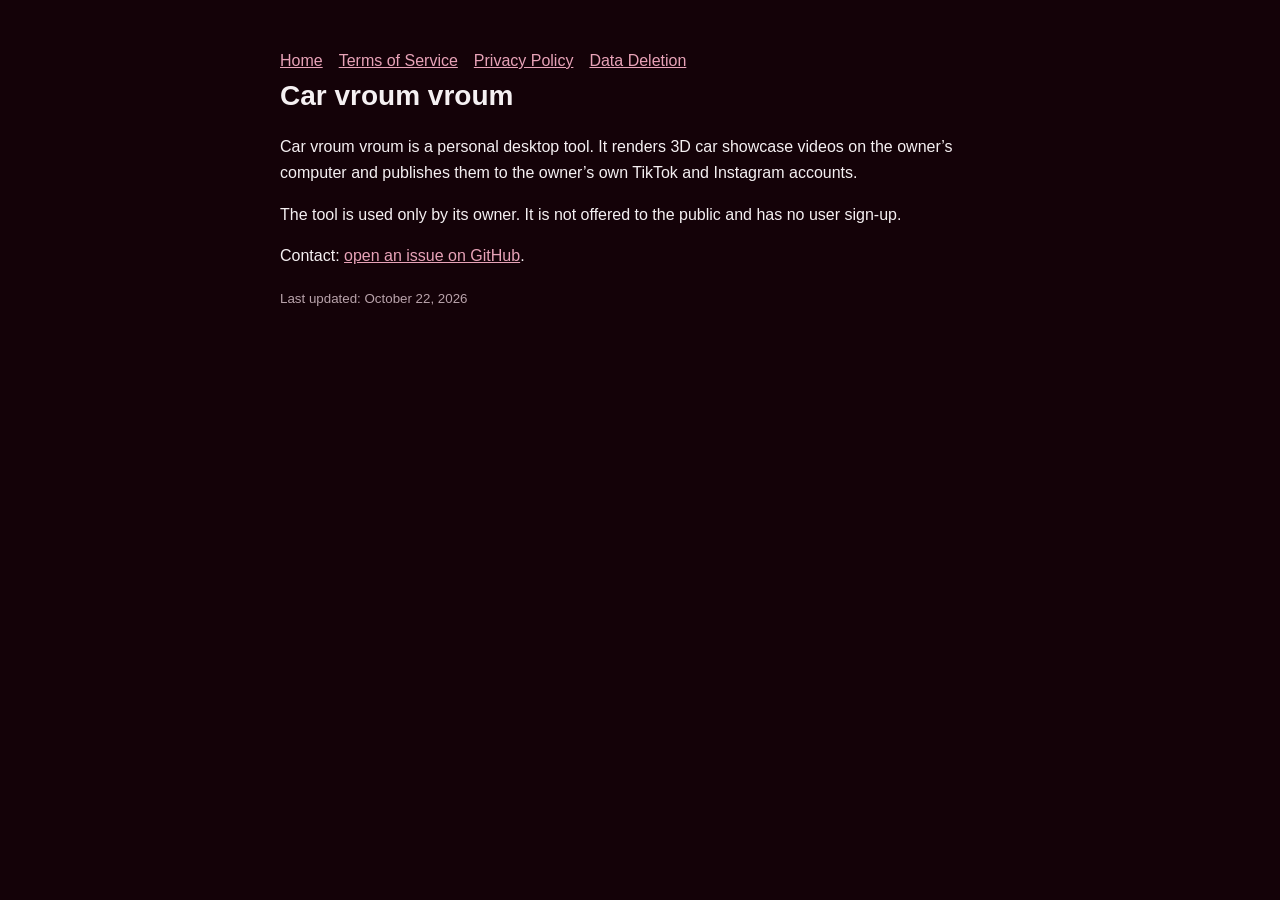
<file: index.html>
<!doctype html><html lang="en"><head><meta charset="utf-8"><meta name="viewport" content="width=device-width,initial-scale=1">
<title>Home · Car vroum vroum</title><link rel="stylesheet" href="style.css"></head><body><main>
<nav><a href="index.html">Home</a><a href="terms.html">Terms of Service</a><a href="privacy.html">Privacy Policy</a><a href="data-deletion.html">Data Deletion</a></nav>
<h1>Car vroum vroum</h1>
<p>Car vroum vroum is a personal desktop tool. It renders 3D car showcase videos on the owner’s computer and publishes them to the owner’s own TikTok and Instagram accounts.</p>
<p>The tool is used only by its owner. It is not offered to the public and has no user sign-up.</p>
<p>Contact: <a href="https://github.com/akugoat/car-vroum-vroum-site/issues">open an issue on GitHub</a>.</p>
<p><small>Last updated: October 22, 2026</small></p></main></body></html>
</file>
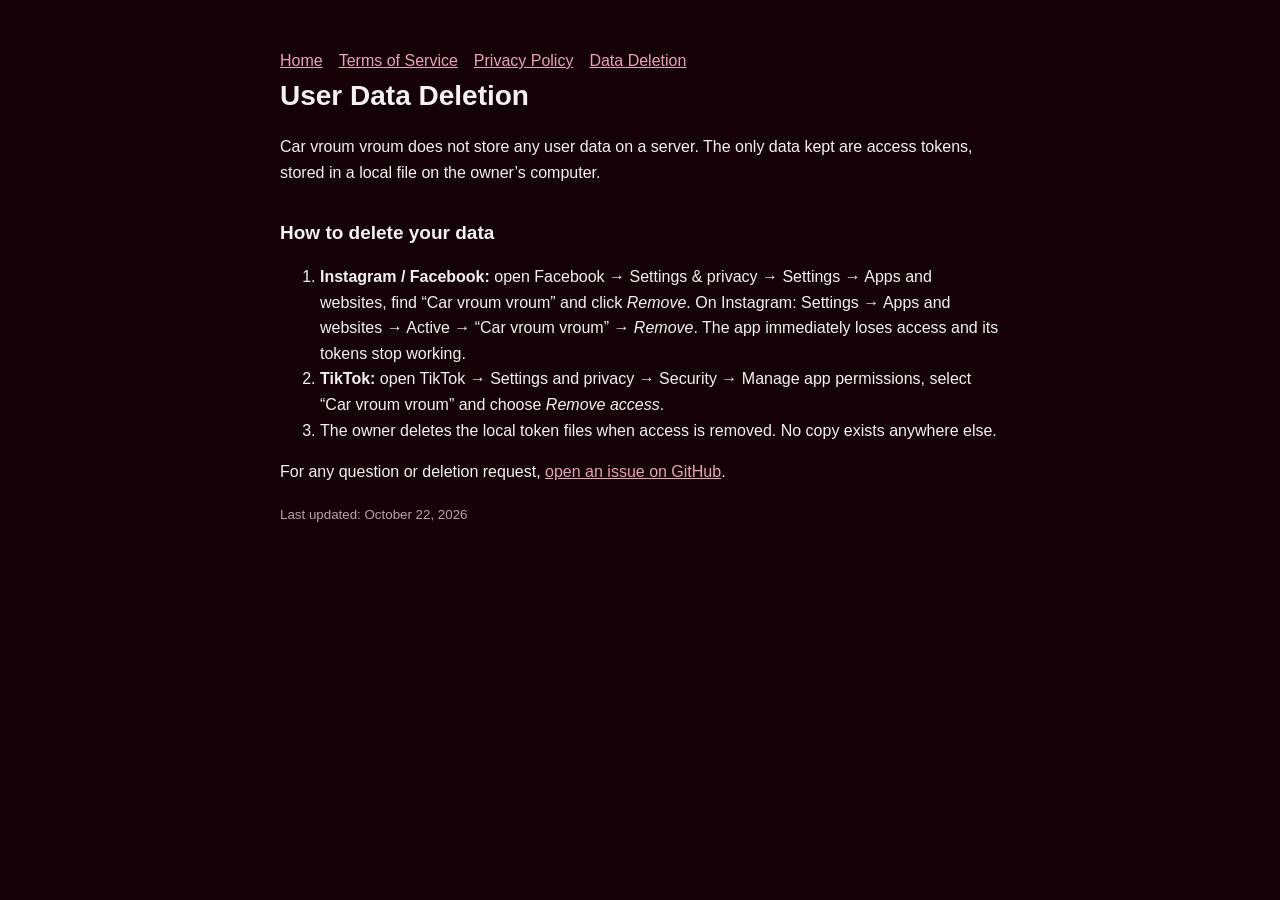
<file: data-deletion.html>
<!doctype html><html lang="en"><head><meta charset="utf-8"><meta name="viewport" content="width=device-width,initial-scale=1">
<title>Data Deletion · Car vroum vroum</title><link rel="stylesheet" href="style.css"></head><body><main>
<nav><a href="index.html">Home</a><a href="terms.html">Terms of Service</a><a href="privacy.html">Privacy Policy</a><a href="data-deletion.html">Data Deletion</a></nav>
<h1>User Data Deletion</h1>
<p>Car vroum vroum does not store any user data on a server. The only data kept are access tokens, stored in a local file on the owner’s computer.</p>
<h2>How to delete your data</h2>
<ol>
<li><strong>Instagram / Facebook:</strong> open Facebook → Settings &amp; privacy → Settings → Apps and websites, find “Car vroum vroum” and click <em>Remove</em>. On Instagram: Settings → Apps and websites → Active → “Car vroum vroum” → <em>Remove</em>. The app immediately loses access and its tokens stop working.</li>
<li><strong>TikTok:</strong> open TikTok → Settings and privacy → Security → Manage app permissions, select “Car vroum vroum” and choose <em>Remove access</em>.</li>
<li>The owner deletes the local token files when access is removed. No copy exists anywhere else.</li>
</ol>
<p>For any question or deletion request, <a href="https://github.com/akugoat/car-vroum-vroum-site/issues">open an issue on GitHub</a>.</p>
<p><small>Last updated: October 22, 2026</small></p></main></body></html>
</file>
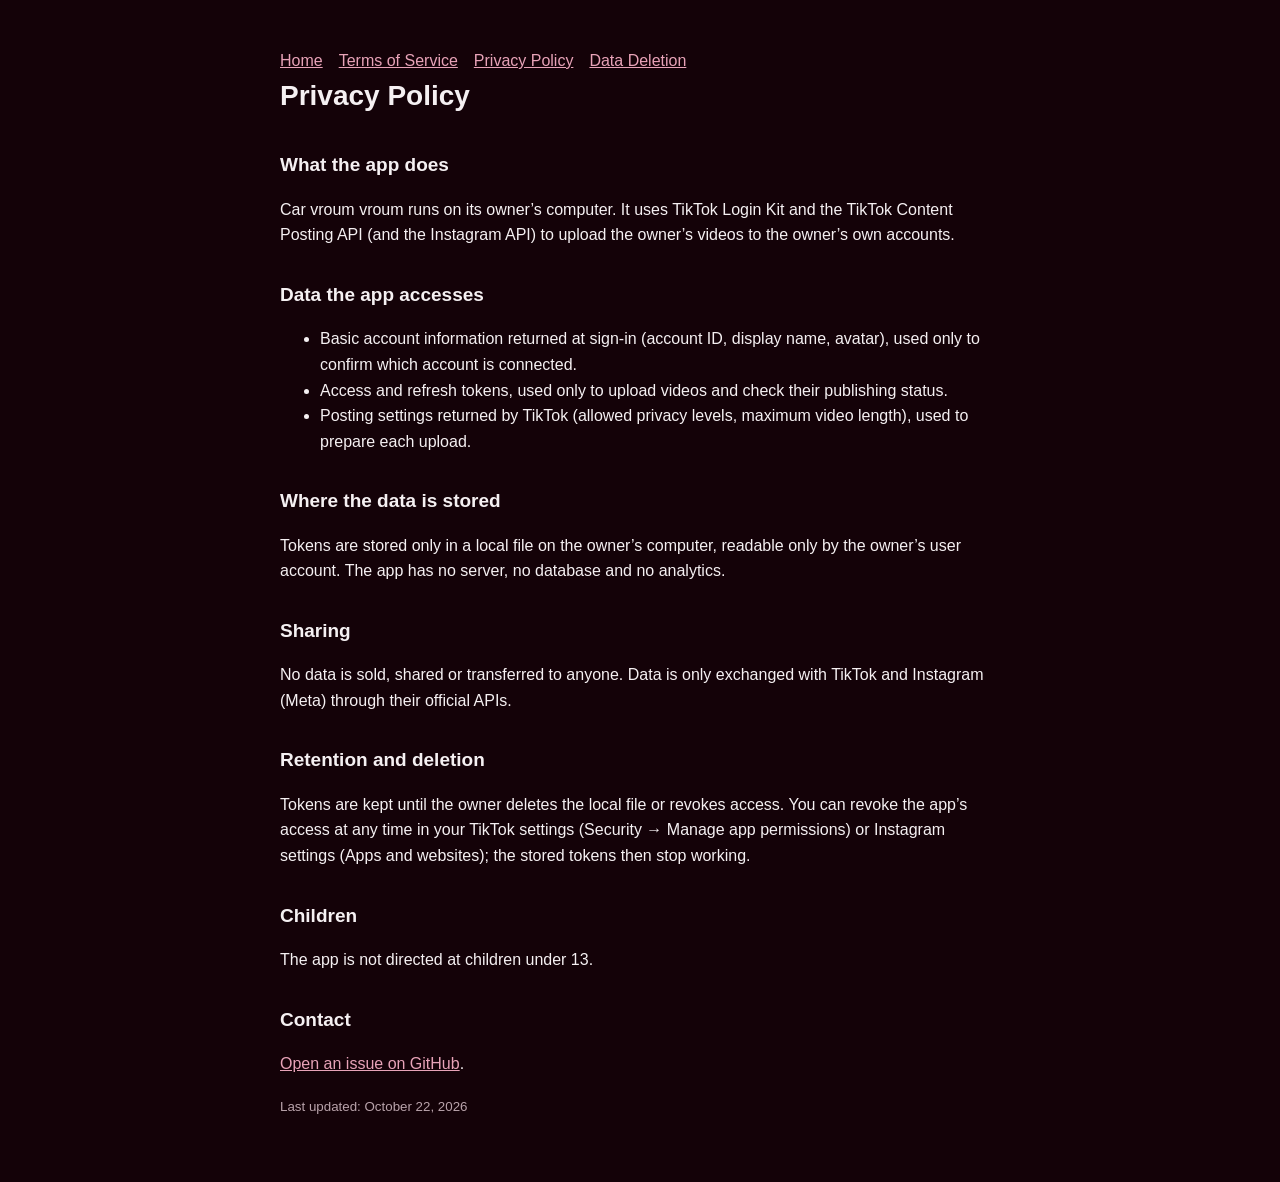
<file: privacy.html>
<!doctype html><html lang="en"><head><meta charset="utf-8"><meta name="viewport" content="width=device-width,initial-scale=1">
<title>Privacy Policy · Car vroum vroum</title><link rel="stylesheet" href="style.css"></head><body><main>
<nav><a href="index.html">Home</a><a href="terms.html">Terms of Service</a><a href="privacy.html">Privacy Policy</a><a href="data-deletion.html">Data Deletion</a></nav>
<h1>Privacy Policy</h1>
<h2>What the app does</h2><p>Car vroum vroum runs on its owner’s computer. It uses TikTok Login Kit and the TikTok Content Posting API (and the Instagram API) to upload the owner’s videos to the owner’s own accounts.</p>
<h2>Data the app accesses</h2><ul>
<li>Basic account information returned at sign-in (account ID, display name, avatar), used only to confirm which account is connected.</li>
<li>Access and refresh tokens, used only to upload videos and check their publishing status.</li>
<li>Posting settings returned by TikTok (allowed privacy levels, maximum video length), used to prepare each upload.</li></ul>
<h2>Where the data is stored</h2><p>Tokens are stored only in a local file on the owner’s computer, readable only by the owner’s user account. The app has no server, no database and no analytics.</p>
<h2>Sharing</h2><p>No data is sold, shared or transferred to anyone. Data is only exchanged with TikTok and Instagram (Meta) through their official APIs.</p>
<h2>Retention and deletion</h2><p>Tokens are kept until the owner deletes the local file or revokes access. You can revoke the app’s access at any time in your TikTok settings (Security → Manage app permissions) or Instagram settings (Apps and websites); the stored tokens then stop working.</p>
<h2>Children</h2><p>The app is not directed at children under 13.</p>
<h2>Contact</h2><p><a href="https://github.com/akugoat/car-vroum-vroum-site/issues">Open an issue on GitHub</a>.</p>
<p><small>Last updated: October 22, 2026</small></p></main></body></html>
</file>
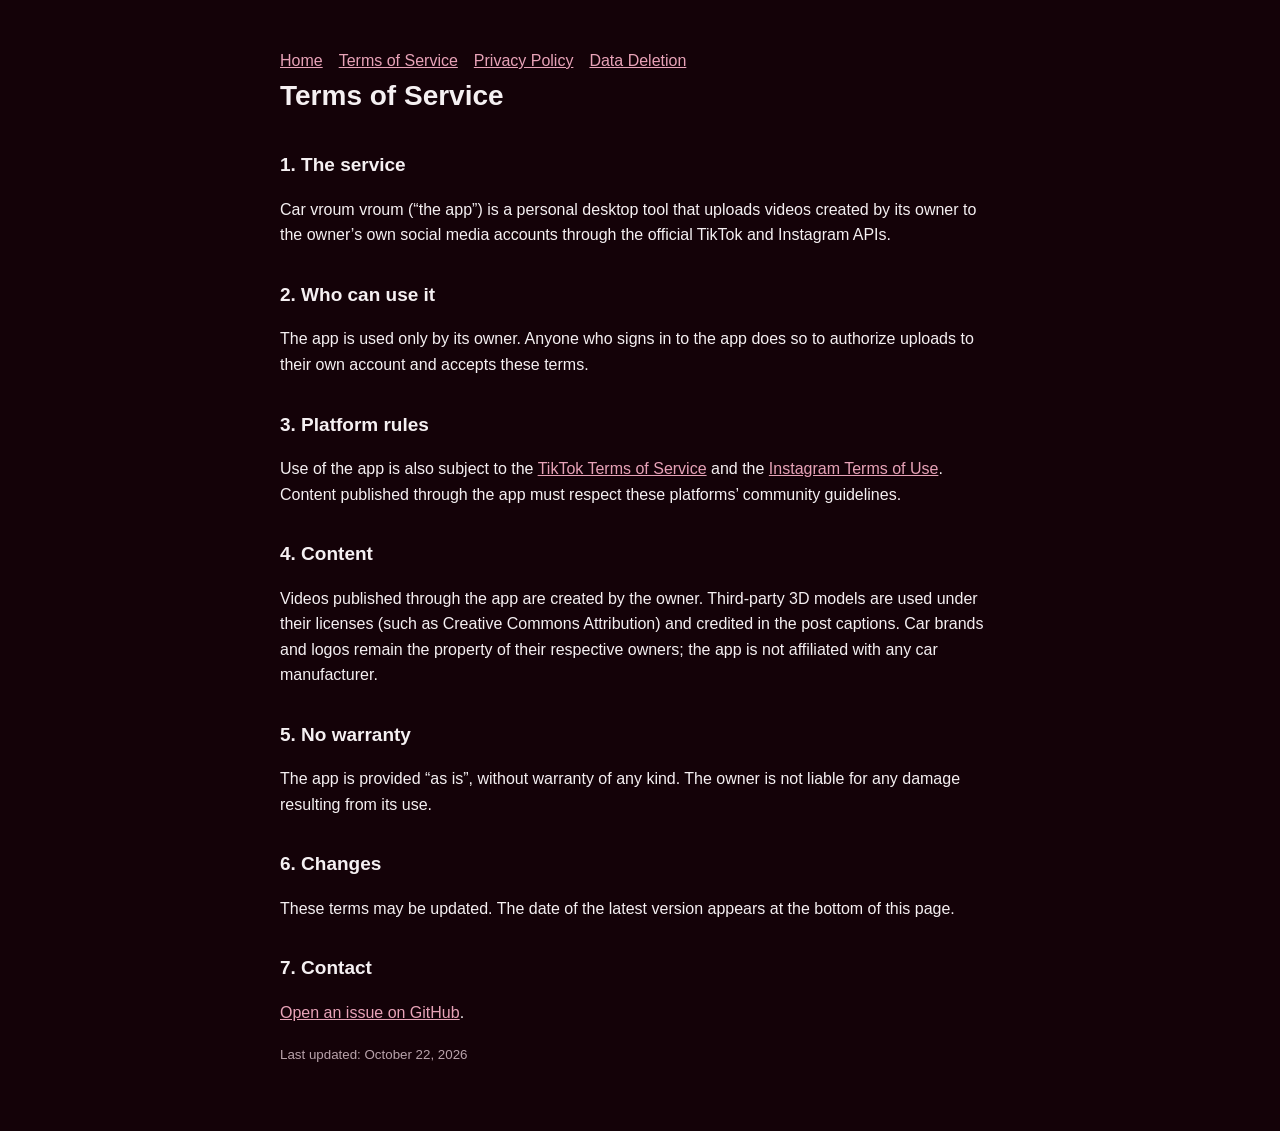
<file: terms.html>
<!doctype html><html lang="en"><head><meta charset="utf-8"><meta name="viewport" content="width=device-width,initial-scale=1">
<title>Terms of Service · Car vroum vroum</title><link rel="stylesheet" href="style.css"></head><body><main>
<nav><a href="index.html">Home</a><a href="terms.html">Terms of Service</a><a href="privacy.html">Privacy Policy</a><a href="data-deletion.html">Data Deletion</a></nav>
<h1>Terms of Service</h1>
<h2>1. The service</h2><p>Car vroum vroum (“the app”) is a personal desktop tool that uploads videos created by its owner to the owner’s own social media accounts through the official TikTok and Instagram APIs.</p>
<h2>2. Who can use it</h2><p>The app is used only by its owner. Anyone who signs in to the app does so to authorize uploads to their own account and accepts these terms.</p>
<h2>3. Platform rules</h2><p>Use of the app is also subject to the <a href="https://www.tiktok.com/legal/terms-of-service">TikTok Terms of Service</a> and the <a href="https://help.instagram.com/581066165581870">Instagram Terms of Use</a>. Content published through the app must respect these platforms’ community guidelines.</p>
<h2>4. Content</h2><p>Videos published through the app are created by the owner. Third-party 3D models are used under their licenses (such as Creative Commons Attribution) and credited in the post captions. Car brands and logos remain the property of their respective owners; the app is not affiliated with any car manufacturer.</p>
<h2>5. No warranty</h2><p>The app is provided “as is”, without warranty of any kind. The owner is not liable for any damage resulting from its use.</p>
<h2>6. Changes</h2><p>These terms may be updated. The date of the latest version appears at the bottom of this page.</p>
<h2>7. Contact</h2><p><a href="https://github.com/akugoat/car-vroum-vroum-site/issues">Open an issue on GitHub</a>.</p>
<p><small>Last updated: October 22, 2026</small></p></main></body></html>
</file>
<file: style.css>
body{margin:0;background:#140208;color:#f5f0f2;font:16px/1.6 -apple-system,BlinkMacSystemFont,"Segoe UI",sans-serif}
main{max-width:720px;margin:0 auto;padding:48px 16px}
h1{font-size:28px;margin:0 0 8px}h2{font-size:19px;margin-top:32px}
a{color:#e8a3b8}nav a{margin-right:16px}small{color:#b9a3ab}
</file>
